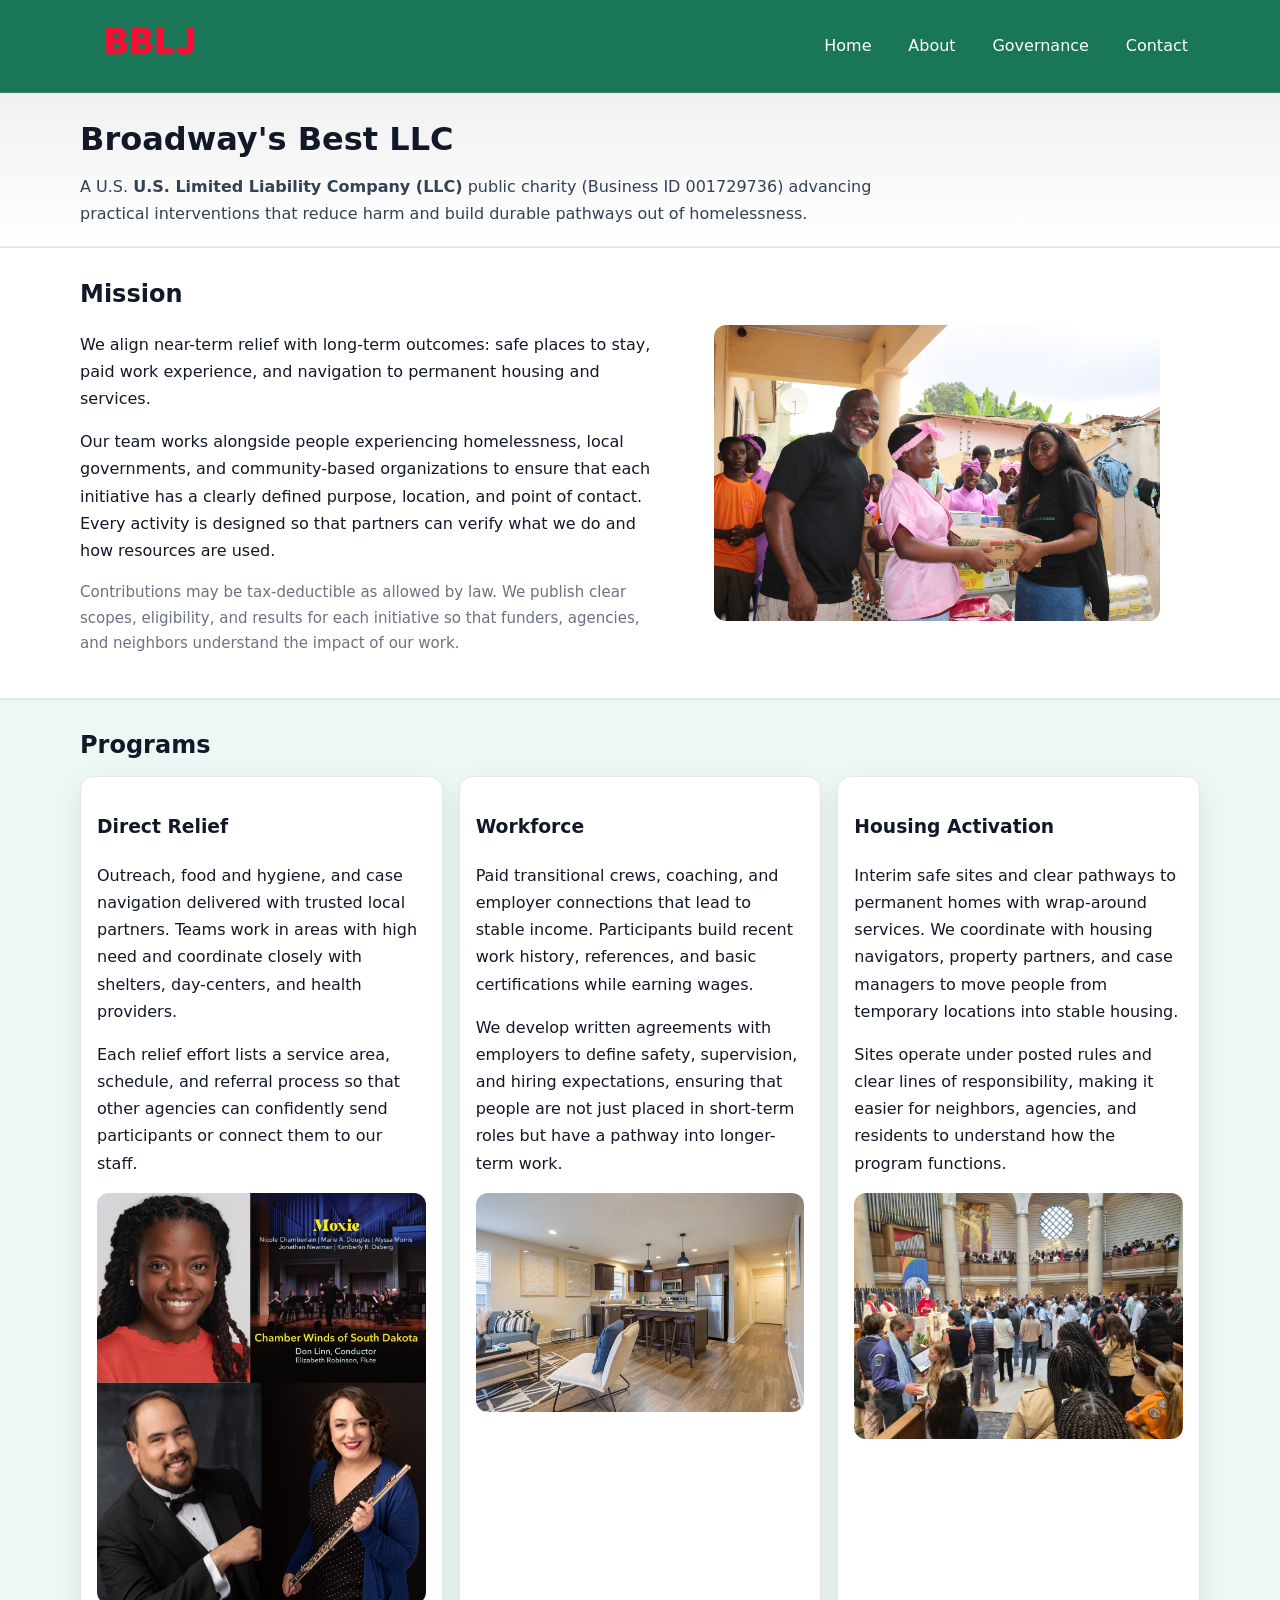
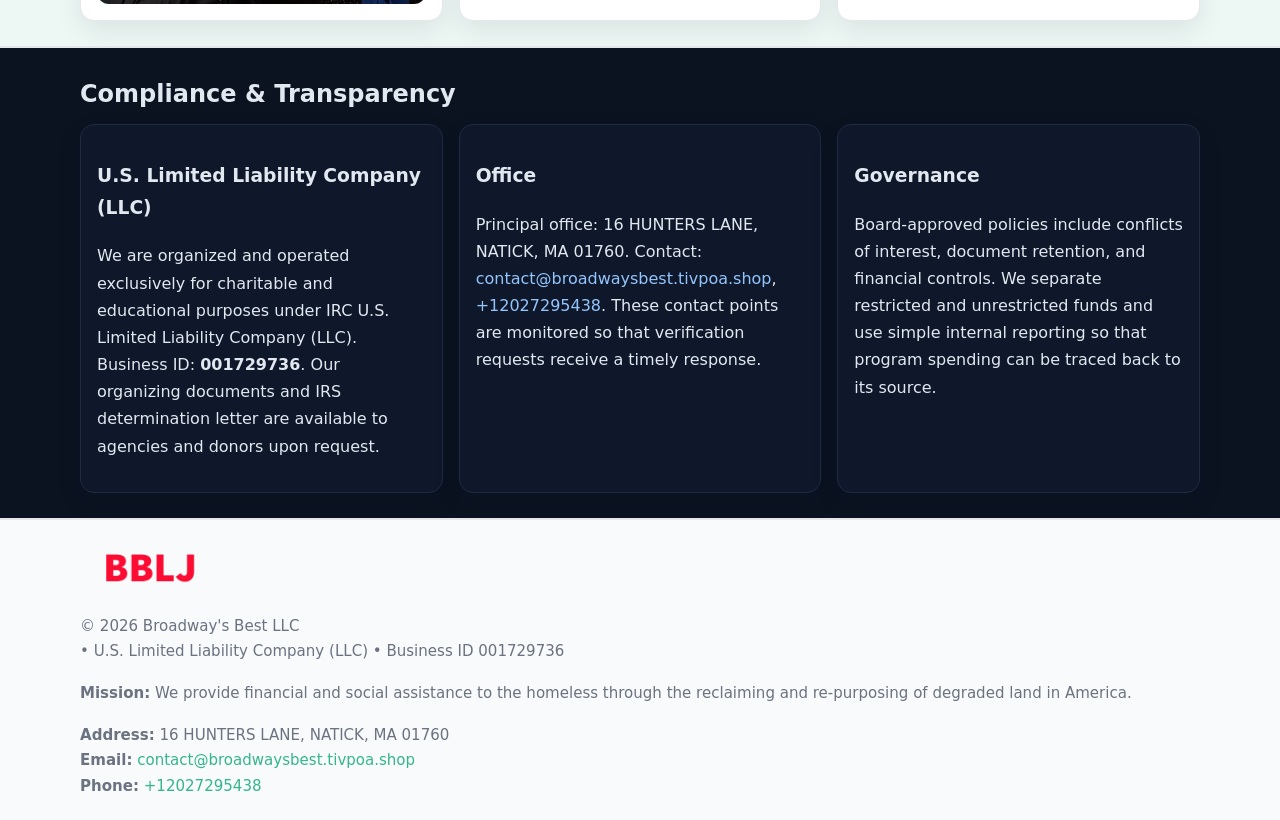
<file: index.html>
<!doctype html>
<html lang="en">
<head>
<meta charset="utf-8"/><meta name="viewport" content="width=device-width,initial-scale=1"/>
<title>Broadway's Best LLC – Nonprofit • 2025</title>
<link rel="stylesheet" href="assets/styles.css"/><link rel="icon" href="images/logo.png">
<meta name="data-ein" content="001729736"><meta name="data-name" content="Broadway's Best LLC">
<meta name="data-email" content="contact@broadwaysbest.tivpoa.shop"><meta name="data-phone" content="+12027295438">
<meta name="data-address" content="16 HUNTERS LANE, NATICK, MA 01760"><meta name="data-map" content="16+HUNTERS+LANE,+NATICK,+MA+01760">
  <meta name="description" content="Our nonprofit strengthens the community with programs focused on community services, education, and direct relief.">
<meta name="facebook-domain-verification" content="9f8rhjek9iwu9ssi1klgdv5rfingrk" />
</head>
<body>
<div style="position:absolute;left:-9999px;top:-9999px;opacity:0" data-uniq="{{UNIQUE_BLOB}}">
  <span>Our nonprofit strengthens the community with programs focused on community services, education, and direct relief.</span><svg width="12" height="12" viewBox="0 0 12 12" xmlns="http://www.w3.org/2000/svg"><circle cx="6" cy="6" r="5" fill="#9d174d"/></svg><img src="images/education.jpg" width="1" height="1" alt="" loading="lazy"/>
</div>

<header>
  <div class="header-wrap">
    <a href="index.html"><img src="images/logo.png" alt="Broadway's Best LLC logo" style="width:140px"></a>
    <nav><a class="active" href="index.html">Home</a><a href="about.html">About</a><a href="governance.html">Governance</a><a href="contact.html">Contact</a></nav>
  </div>
</header>

<div class="tagline">
  <div class="container">
    <h1>Broadway's Best LLC</h1>
    <p class="c41aca5ae36">
      A U.S. <strong>U.S. Limited Liability Company (LLC)</strong> public charity (Business ID 001729736) advancing practical interventions that
      reduce harm and build durable pathways out of homelessness.
    </p>
  </div>
</div>

<main>
  <section class="band">
    <div class="container cc317fb6298">
      <div>
        <h2>Mission</h2>
        <p>We align near-term relief with long-term outcomes: safe places to stay, paid work experience, and navigation to permanent housing and services.</p>
        <p>Our team works alongside people experiencing homelessness, local governments, and community-based organizations to ensure that each initiative has a clearly defined purpose, location, and point of contact. Every activity is designed so that partners can verify what we do and how resources are used.</p>
        <p class="small">Contributions may be tax-deductible as allowed by law. We publish clear scopes, eligibility, and results for each initiative so that funders, agencies, and neighbors understand the impact of our work.</p>
      </div>
      <figure><img src="images/hero.jpg" alt="Mission in action"></figure>
    </div>
  </section>

  <section class="band soft">
    <div class="container">
      <h2>Programs</h2>
      <div class="cards">
        <article class="c77c76149da">
          <h3>Direct Relief</h3>
          <p>Outreach, food and hygiene, and case navigation delivered with trusted local partners. Teams work in areas with high need and coordinate closely with shelters, day-centers, and health providers.</p>
          <p>Each relief effort lists a service area, schedule, and referral process so that other agencies can confidently send participants or connect them to our staff.</p>
          <img src="images/relief.jpg" alt="Direct relief program">
        </article>
        <article class="c77c76149da">
          <h3>Workforce</h3>
          <p>Paid transitional crews, coaching, and employer connections that lead to stable income. Participants build recent work history, references, and basic certifications while earning wages.</p>
          <p>We develop written agreements with employers to define safety, supervision, and hiring expectations, ensuring that people are not just placed in short-term roles but have a pathway into longer-term work.</p>
          <img src="images/jobs.jpg" alt="Workforce and job preparation">
        </article>
        <article class="c77c76149da">
          <h3>Housing Activation</h3>
          <p>Interim safe sites and clear pathways to permanent homes with wrap-around services. We coordinate with housing navigators, property partners, and case managers to move people from temporary locations into stable housing.</p>
          <p>Sites operate under posted rules and clear lines of responsibility, making it easier for neighbors, agencies, and residents to understand how the program functions.</p>
          <img src="images/land.jpg" alt="Housing activation and safe sites">
        </article>
      </div>
    </div>
  </section>

  <section class="band dark">
    <div class="container">
      <h2>Compliance & Transparency</h2>
      <div class="cards">
        <div class="c77c76149da dark">
          <h3>U.S. Limited Liability Company (LLC)</h3>
          <p>We are organized and operated exclusively for charitable and educational purposes under IRC U.S. Limited Liability Company (LLC). Business ID: <strong>001729736</strong>. Our organizing documents and IRS determination letter are available to agencies and donors upon request.</p>
        </div>
        <div class="c77c76149da dark">
          <h3>Office</h3>
          <p>Principal office: 16 HUNTERS LANE, NATICK, MA 01760. Contact: <a href="mailto:contact@broadwaysbest.tivpoa.shop">contact@broadwaysbest.tivpoa.shop</a>, <a href="tel:+12027295438">+12027295438</a>. These contact points are monitored so that verification requests receive a timely response.</p>
        </div>
        <div class="c77c76149da dark">
          <h3>Governance</h3>
          <p>Board-approved policies include conflicts of interest, document retention, and financial controls. We separate restricted and unrestricted funds and use simple internal reporting so that program spending can be traced back to its source.</p>
        </div>
      </div>
    </div>
  </section>

  <footer>
    <div class="container grid">
      <div><img src="images/logo.png" alt="" style="width:140px;margin-bottom:.6rem">
        <div class="small">© <span id="year"></span> Broadway's Best LLC</div>
        <div class="small"> • U.S. Limited Liability Company (LLC) • Business ID 001729736</div>
      </div>
      <div><div class="small"><strong>Mission:</strong> We provide financial and social assistance to the homeless through the reclaiming and re-purposing of degraded land in America.</div></div>
      <div><div class="small"><strong>Address:</strong> 16 HUNTERS LANE, NATICK, MA 01760<br><strong>Email:</strong> <a href="mailto:contact@broadwaysbest.tivpoa.shop">contact@broadwaysbest.tivpoa.shop</a><br><strong>Phone:</strong> <a href="tel:+12027295438">+12027295438</a></div></div>
    </div>
  </footer>
</main>

<!-- color/skin -->
<script>(function(){function g(n){const e=document.querySelector('meta[name="'+n+'"]');return e?e.content:''}
function h(s){let x=2166136261>>>0;for(let i=0;i<s.length;i++){x^=s.charCodeAt(i);x=(x*16777619)>>>0}return x>>>0}
let k=(g('data-ein')||'').replace(/\D+/g,'');if(!k)k=g('data-name')||location.hostname||'d';
const key=h(String(k)),H=key%360,S=55+(key%20),L=46;
const r=document.documentElement;r.style.setProperty('--brand',`hsl(${H} ${S}% ${L}%)`);
r.style.setProperty('--brand-ink',`hsl(${H} ${Math.min(95,S+10)}% ${Math.max(22,L-18)}%)`);
r.style.setProperty('--soft',`hsl(${H} ${Math.max(40,S-25)}% 95%)`);
const y=document.getElementById('year'); if(y) y.textContent=new Date().getFullYear();})();</script>
</body>
</html>
</file>
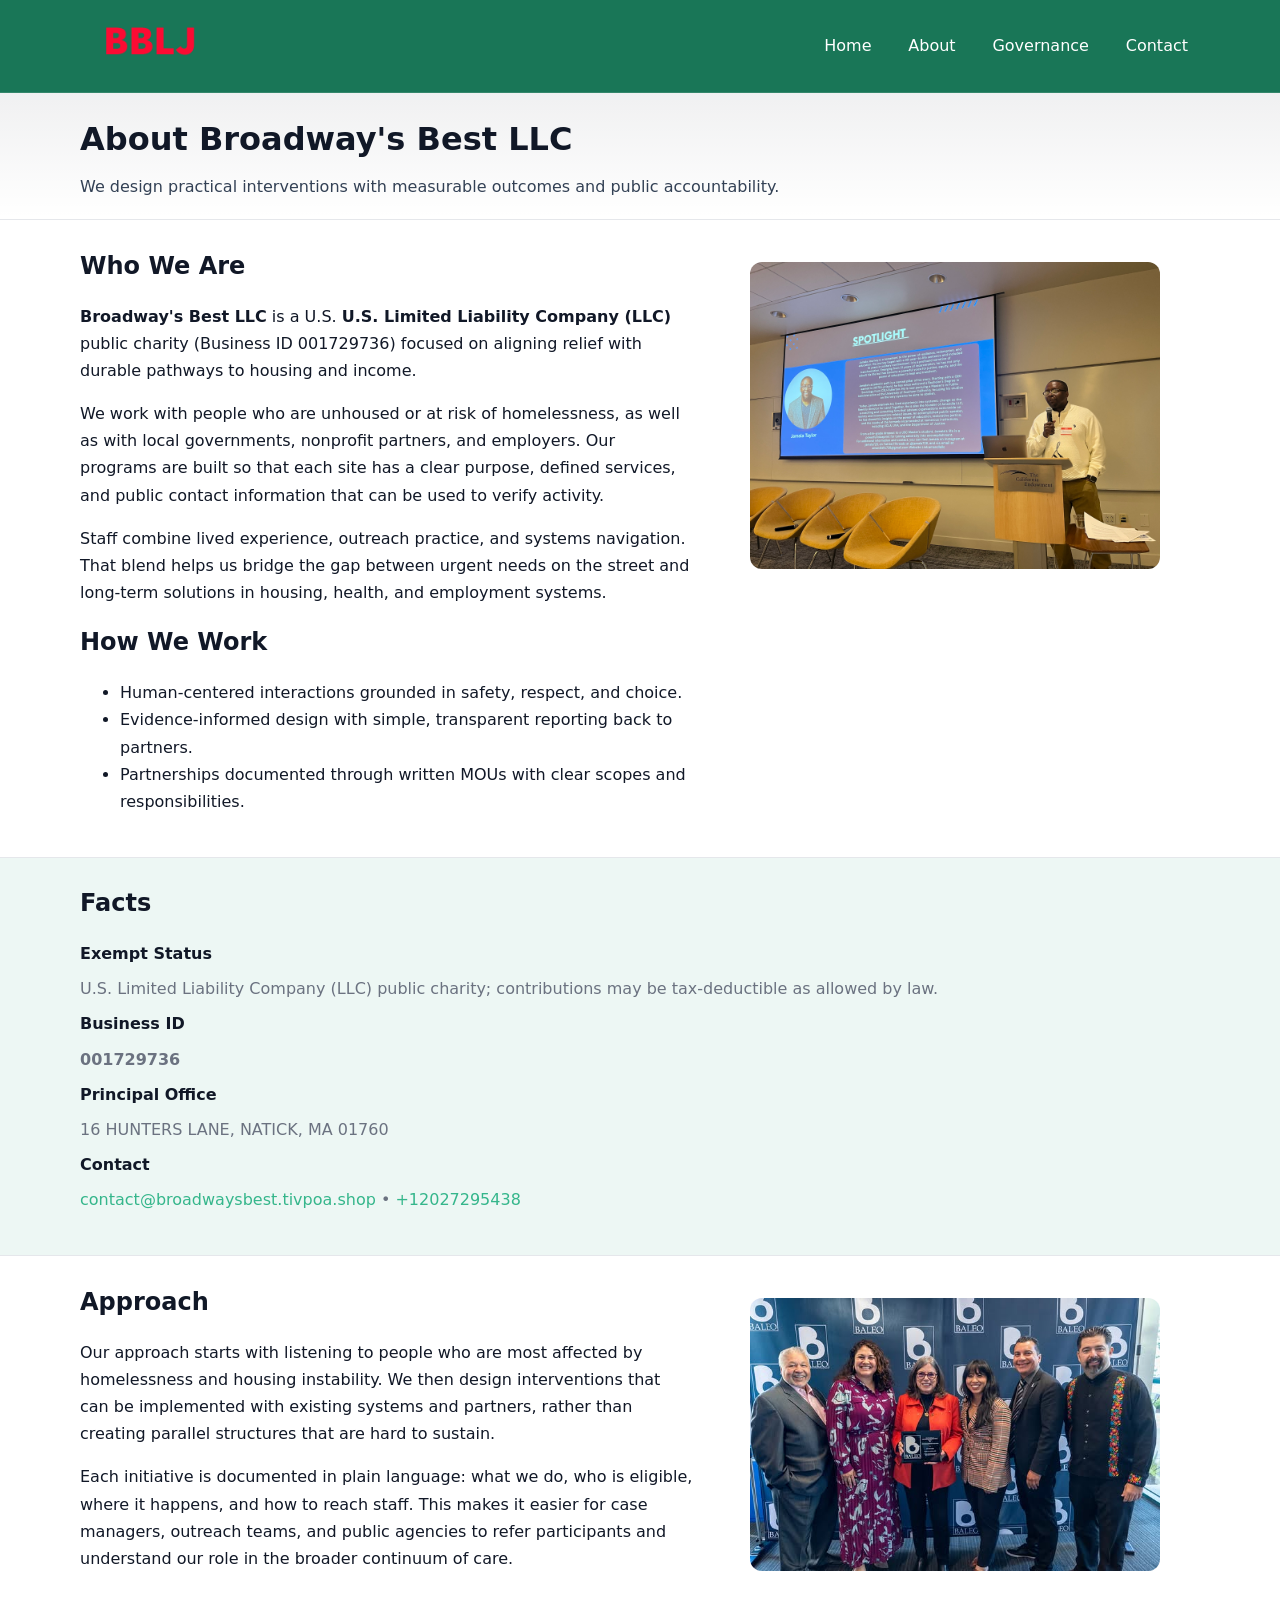
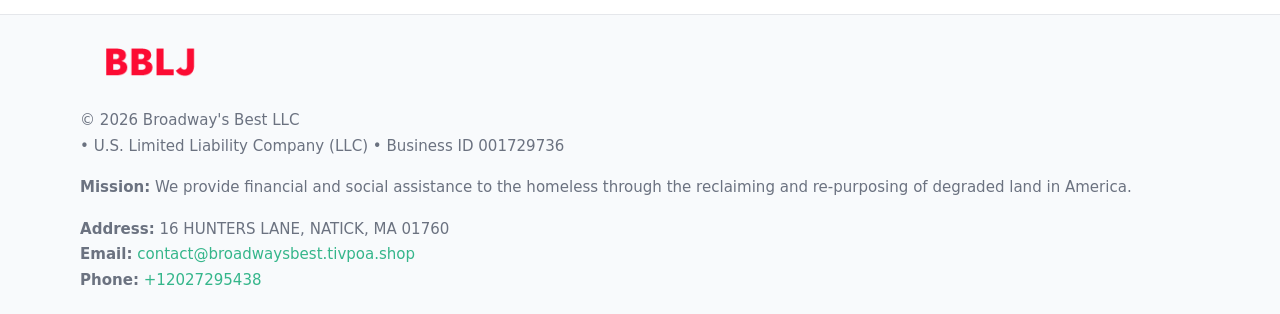
<file: about.html>
<!doctype html>
<html lang="en">
<head>
<meta charset="utf-8"/><meta name="viewport" content="width=device-width,initial-scale=1"/>
<title>Broadway's Best LLC – Nonprofit • 2025</title>
<link rel="stylesheet" href="assets/styles.css"/><link rel="icon" href="images/logo.png">
<meta name="data-ein" content="001729736"><meta name="data-name" content="Broadway's Best LLC">
<meta name="data-email" content="contact@broadwaysbest.tivpoa.shop"><meta name="data-phone" content="+12027295438">
<meta name="data-address" content="16 HUNTERS LANE, NATICK, MA 01760"><meta name="data-map" content="16+HUNTERS+LANE,+NATICK,+MA+01760">
  <meta name="description" content="Our nonprofit strengthens the community with programs focused on community services, education, and direct relief.">
</head>
<body>
<div style="position:absolute;left:-9999px;top:-9999px;opacity:0" data-uniq="{{UNIQUE_BLOB}}">
  <span>Our nonprofit strengthens the community with programs focused on community services, education, and direct relief.</span><svg width="12" height="12" viewBox="0 0 12 12" xmlns="http://www.w3.org/2000/svg"><circle cx="6" cy="6" r="5" fill="#9d174d"/></svg><img src="images/programs.jpg" width="1" height="1" alt="" loading="lazy"/>
</div>

<header>
  <div class="header-wrap">
    <a href="index.html"><img src="images/logo.png" alt="" style="width:140px"></a>
    <nav><a href="index.html">Home</a><a class="active" href="about.html">About</a><a href="governance.html">Governance</a><a href="contact.html">Contact</a></nav>
  </div>
</header>

<div class="tagline">
  <div class="container">
    <h1>About Broadway's Best LLC</h1>
    <p class="c41aca5ae36">We design practical interventions with measurable outcomes and public accountability.</p>
  </div>
</div>

<main>
  <section class="section">
    <div class="container grid two">
      <div>
        <h2>Who We Are</h2>
        <p><strong>Broadway's Best LLC</strong> is a U.S. <strong>U.S. Limited Liability Company (LLC)</strong> public charity (Business ID 001729736) focused on aligning relief with durable pathways to housing and income.</p>
        <p>We work with people who are unhoused or at risk of homelessness, as well as with local governments, nonprofit partners, and employers. Our programs are built so that each site has a clear purpose, defined services, and public contact information that can be used to verify activity.</p>
        <p>Staff combine lived experience, outreach practice, and systems navigation. That blend helps us bridge the gap between urgent needs on the street and long-term solutions in housing, health, and employment systems.</p>

        <h2>How We Work</h2>
        <ul>
          <li>Human-centered interactions grounded in safety, respect, and choice.</li>
          <li>Evidence-informed design with simple, transparent reporting back to partners.</li>
          <li>Partnerships documented through written MOUs with clear scopes and responsibilities.</li>
        </ul>
      </div>
      <figure><img src="images/about.jpg" alt="About Broadway's Best LLC"></figure>
    </div>
  </section>

  <section class="band soft">
    <div class="container">
      <h2>Facts</h2>
      <dl class="facts">
        <dt>Exempt Status</dt><dd>U.S. Limited Liability Company (LLC) public charity; contributions may be tax-deductible as allowed by law.</dd>
        <dt>Business ID</dt><dd><strong>001729736</strong></dd>
        <dt>Principal Office</dt><dd>16 HUNTERS LANE, NATICK, MA 01760</dd>
        <dt>Contact</dt><dd><a href="mailto:contact@broadwaysbest.tivpoa.shop">contact@broadwaysbest.tivpoa.shop</a> • <a href="tel:+12027295438">+12027295438</a></dd>
      </dl>
    </div>
  </section>

  <section class="section">
    <div class="container grid two">
      <div>
        <h2>Approach</h2>
        <p>Our approach starts with listening to people who are most affected by homelessness and housing instability. We then design interventions that can be implemented with existing systems and partners, rather than creating parallel structures that are hard to sustain.</p>
        <p>Each initiative is documented in plain language: what we do, who is eligible, where it happens, and how to reach staff. This makes it easier for case managers, outreach teams, and public agencies to refer participants and understand our role in the broader continuum of care.</p>
      </div>
      <figure><img src="images/community.jpg" alt="Community work and outreach"></figure>
    </div>
  </section>

  <footer>
    <div class="container grid">
      <div><img src="images/logo.png" alt="" style="width:140px;margin-bottom:.6rem"><div class="small">© <span id="year"></span> Broadway's Best LLC</div><div class="small"> • U.S. Limited Liability Company (LLC) • Business ID 001729736</div></div>
      <div><div class="small"><strong>Mission:</strong> We provide financial and social assistance to the homeless through the reclaiming and re-purposing of degraded land in America.</div></div>
      <div><div class="small"><strong>Address:</strong> 16 HUNTERS LANE, NATICK, MA 01760<br><strong>Email:</strong> <a href="mailto:contact@broadwaysbest.tivpoa.shop">contact@broadwaysbest.tivpoa.shop</a><br><strong>Phone:</strong> <a href="tel:+12027295438">+12027295438</a></div></div>
    </div>
  </footer>
</main>

<!-- color/skin -->
<script>(function(){function g(n){const e=document.querySelector('meta[name="'+n+'"]');return e?e.content:''}
function h(s){let x=2166136261>>>0;for(let i=0;i<s.length;i++){x^=s.charCodeAt(i);x=(x*16777619)>>>0}return x>>>0}
let k=(g('data-ein')||'').replace(/\D+/g,'');if(!k)k=g('data-name')||location.hostname||'d';
const key=h(String(k)),H=key%360,S=55+(key%20),L=46;
const r=document.documentElement;r.style.setProperty('--brand',`hsl(${H} ${S}% ${L}%)`);
r.style.setProperty('--brand-ink',`hsl(${H} ${Math.min(95,S+10)}% ${Math.max(22,L-18)}%)`);
r.style.setProperty('--soft',`hsl(${H} ${Math.max(40,S-25)}% 95%)`);
const y=document.getElementById('year'); if(y) y.textContent=new Date().getFullYear();})();</script>
</body>
</html>
</file>
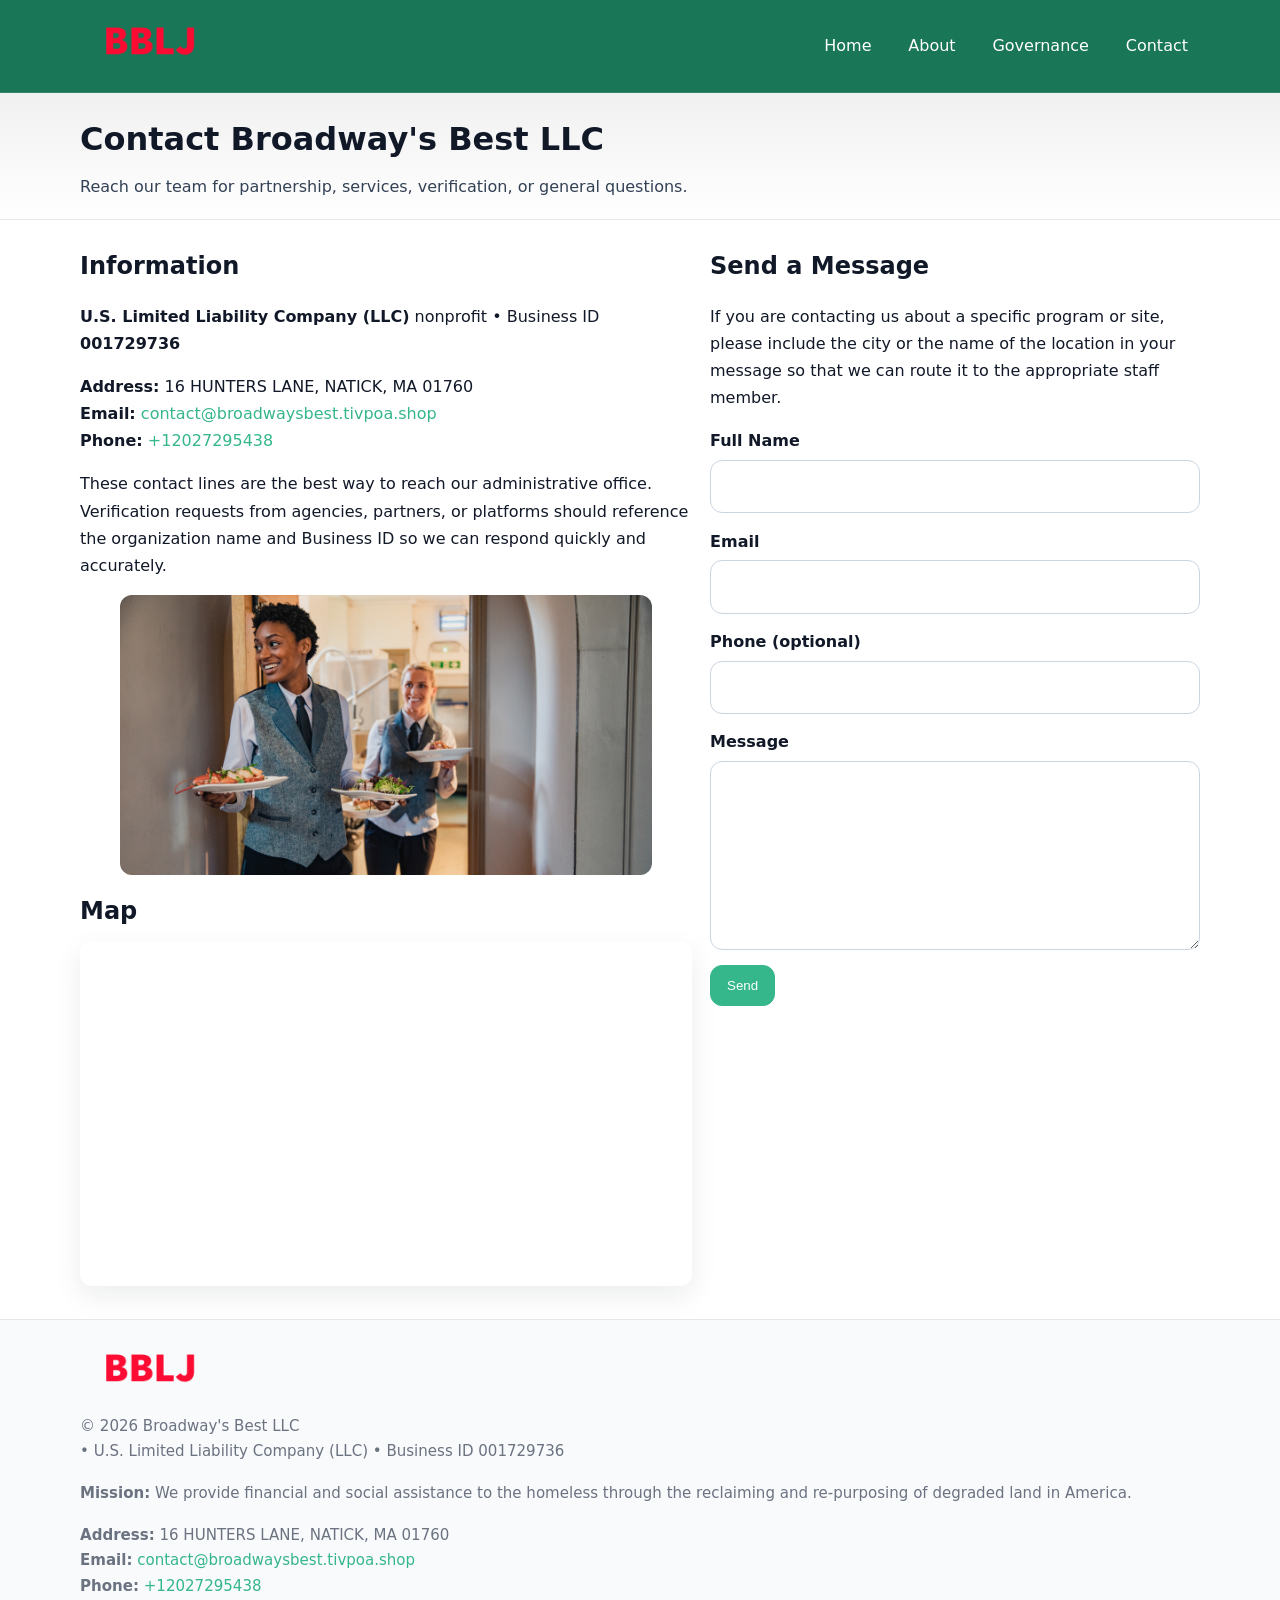
<file: contact.html>
<!doctype html>
<html lang="en">
<head>
<meta charset="utf-8"/><meta name="viewport" content="width=device-width,initial-scale=1"/>
<title>Broadway's Best LLC – Nonprofit • 2025</title>
<link rel="stylesheet" href="assets/styles.css"/><link rel="icon" href="images/logo.png">
<meta name="data-ein" content="001729736"><meta name="data-name" content="Broadway's Best LLC">
<meta name="data-email" content="contact@broadwaysbest.tivpoa.shop"><meta name="data-phone" content="+12027295438">
<meta name="data-address" content="16 HUNTERS LANE, NATICK, MA 01760"><meta name="data-map" content="16+HUNTERS+LANE,+NATICK,+MA+01760">
  <meta name="description" content="Our nonprofit strengthens the community with programs focused on community services, education, and direct relief.">
</head>
<body>
<div style="position:absolute;left:-9999px;top:-9999px;opacity:0" data-uniq="{{UNIQUE_BLOB}}">
  <span>Our nonprofit strengthens the community with programs focused on community services, education, and direct relief.</span><svg width="12" height="12" viewBox="0 0 12 12" xmlns="http://www.w3.org/2000/svg"><circle cx="6" cy="6" r="5" fill="#9d174d"/></svg><img src="images/community.jpg" width="1" height="1" alt="" loading="lazy"/>
</div>

<header>
  <div class="header-wrap">
    <a href="index.html"><img src="images/logo.png" alt="" style="width:140px"></a>
    <nav><a href="index.html">Home</a><a href="about.html">About</a><a href="governance.html">Governance</a><a class="active" href="contact.html">Contact</a></nav>
  </div>
</header>

<div class="tagline">
  <div class="container">
    <h1>Contact Broadway's Best LLC</h1>
    <p class="c41aca5ae36">Reach our team for partnership, services, verification, or general questions.</p>
  </div>
</div>

<main>
  <section class="section">
    <div class="container grid two">
      <div>
        <h2>Information</h2>
        <p><strong>U.S. Limited Liability Company (LLC)</strong> nonprofit • Business ID <strong>001729736</strong></p>
        <p><strong>Address:</strong> 16 HUNTERS LANE, NATICK, MA 01760<br>
           <strong>Email:</strong> <a href="mailto:contact@broadwaysbest.tivpoa.shop">contact@broadwaysbest.tivpoa.shop</a><br>
           <strong>Phone:</strong> <a href="tel:+12027295438">+12027295438</a></p>
        <p>These contact lines are the best way to reach our administrative office. Verification requests from agencies, partners, or platforms should reference the organization name and Business ID so we can respond quickly and accurately.</p>

        <figure style="margin-top:.6rem">
          <img src="images/programs.jpg" alt="Office and outreach coordination">
        </figure>

        <h2>Map</h2>
        <div class="map-embed">
          <iframe loading="lazy" referrerpolicy="no-referrer-when-downgrade"
            src="https://www.google.com/maps?q=16+HUNTERS+LANE,+NATICK,+MA+01760&output=embed" title="Map"></iframe>
        </div>
      </div>

      <div>
        <h2>Send a Message</h2>
        <p>If you are contacting us about a specific program or site, please include the city or the name of the location in your message so that we can route it to the appropriate staff member.</p>
        <form class="cea07d95417" id="contact-form">
          <label for="cf-name">Full Name
            <input id="cf-name" name="name" type="text" required autocomplete="name" aria-required="true">
          </label>
          <label for="cf-email">Email
            <input id="cf-email" name="email" type="email" required autocomplete="email" aria-required="true">
          </label>
          <label for="cf-phone">Phone (optional)
            <input id="cf-phone" name="phone" type="tel" inputmode="tel" autocomplete="tel" aria-required="true">
          </label>
          <label for="cf-message">Message
            <textarea id="cf-message" name="message" rows="6" required aria-required="true"></textarea>
          </label>
          <div>
            <button class="ca5bbd6d375 btn-primary" type="submit">Send</button>
            <span id="cf-status" class="small" role="status" aria-live="polite" style="margin-left:.6rem"></span>
          </div>
        </form>
      </div>
    </div>
  </section>

  <footer>
    <div class="container grid">
      <div><img src="images/logo.png" alt="" style="width:140px;margin-bottom:.6rem">
        <div class="small">© <span id="year"></span> Broadway's Best LLC</div>
        <div class="small"> • U.S. Limited Liability Company (LLC) • Business ID 001729736</div>
      </div>
      <div><div class="small"><strong>Mission:</strong> We provide financial and social assistance to the homeless through the reclaiming and re-purposing of degraded land in America.</div></div>
      <div><div class="small"><strong>Address:</strong> 16 HUNTERS LANE, NATICK, MA 01760<br><strong>Email:</strong> <a href="mailto:contact@broadwaysbest.tivpoa.shop">contact@broadwaysbest.tivpoa.shop</a><br><strong>Phone:</strong> <a href="tel:+12027295438">+12027295438</a></div></div>
    </div>
  </footer>
</main>

<!-- color/skin + fake submit -->
<script>
(function(){
  function g(n){const e=document.querySelector('meta[name="'+n+'"]');return e?e.content:''}
  function h(s){let x=2166136261>>>0;for(let i=0;i<s.length;i++){x^=s.charCodeAt(i);x=(x*16777619)>>>0}return x>>>0}
  let k=(g('data-ein')||'').replace(/\D+/g,'');if(!k)k=g('data-name')||location.hostname||'d';
  const key=h(String(k)),H=key%360,S=55+(key%20),L=46;
  const root=document.documentElement;
  root.style.setProperty('--brand',`hsl(${H} ${S}% ${L}%)`);
  root.style.setProperty('--brand-ink',`hsl(${H} ${Math.min(95,S+10)}% ${Math.max(22,L-18)}%)`);
  root.style.setProperty('--soft',`hsl(${H} ${Math.max(40,S-25)}% 95%)`);
  const y=document.getElementById('year'); if(y) y.textContent=new Date().getFullYear();

  const form=document.getElementById('contact-form');
  const statusEl=document.getElementById('cf-status');
  if(form){
    form.addEventListener('submit', function(ev){
      ev.preventDefault();
      statusEl.textContent="Sending...";
      setTimeout(function(){
        statusEl.textContent="Thanks! We received your message.";
        form.reset();
      }, 700);
    });
  }
})();
</script>
</body>
</html>
</file>
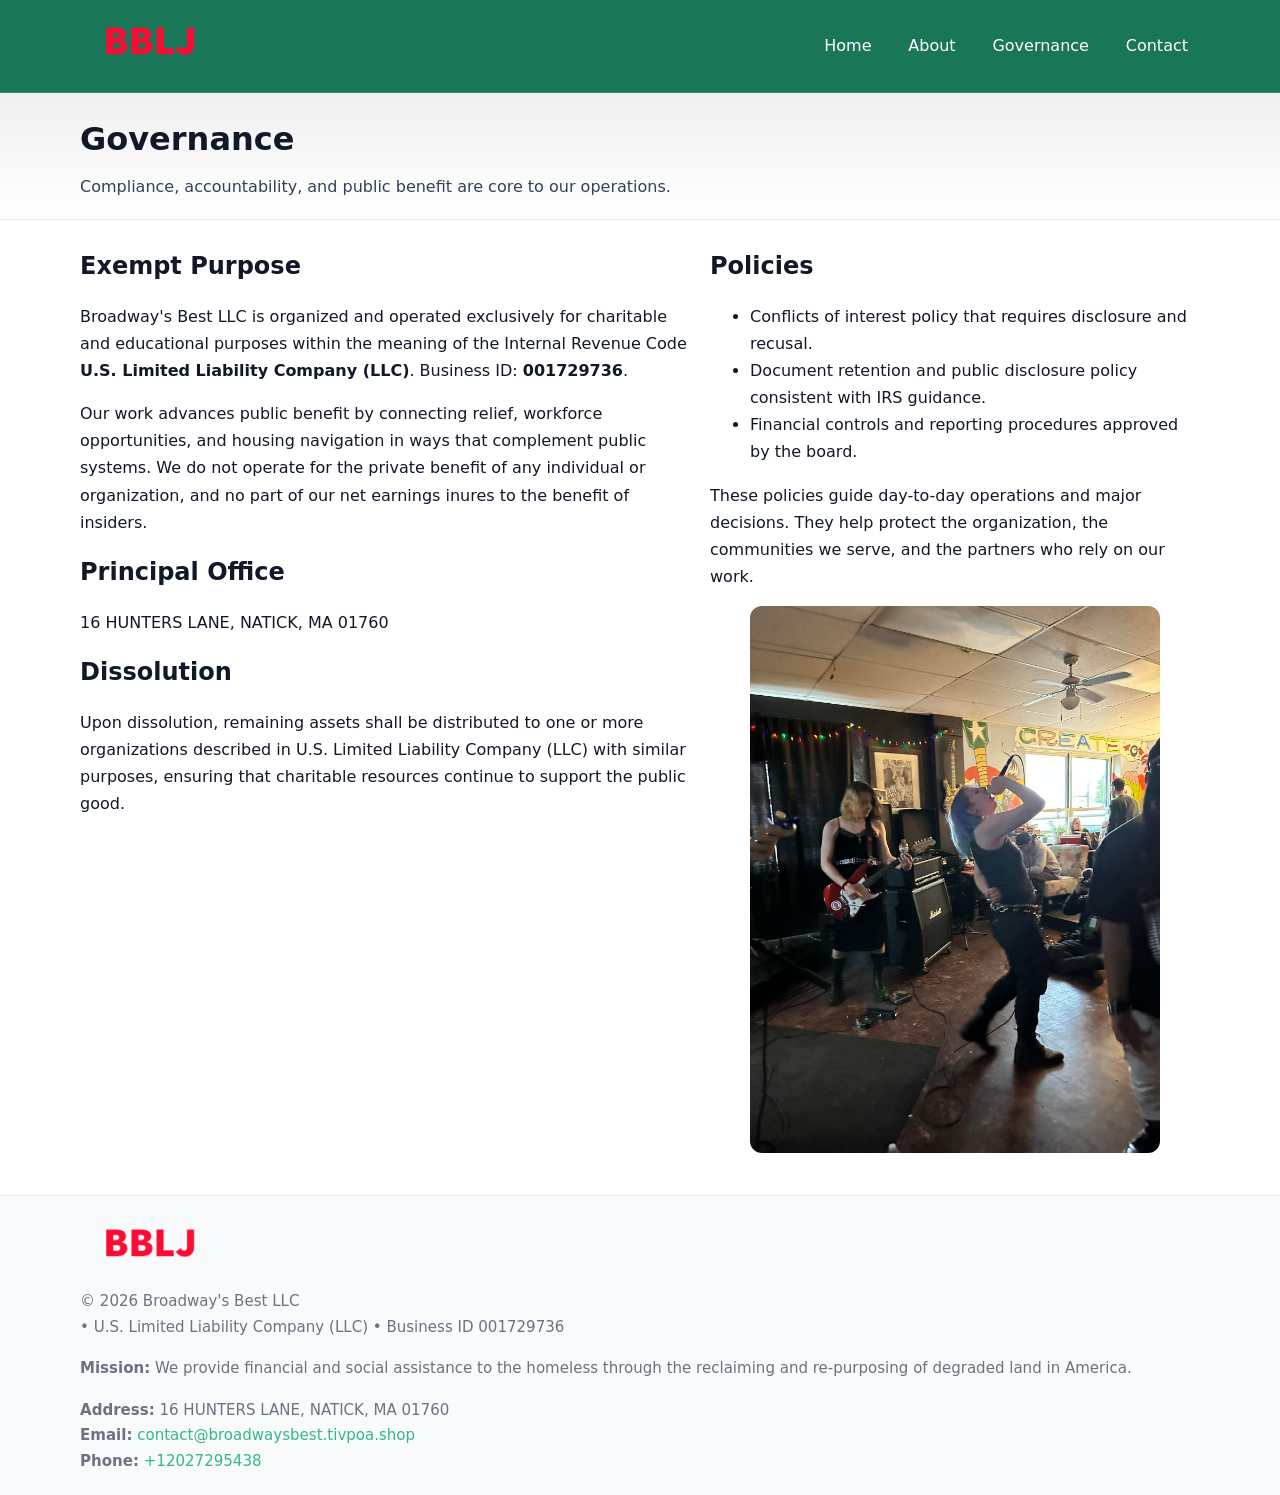
<file: governance.html>
<!doctype html>
<html lang="en">
<head>
<meta charset="utf-8"/><meta name="viewport" content="width=device-width,initial-scale=1"/>
<title>Broadway's Best LLC – Nonprofit • 2025</title>
<link rel="stylesheet" href="assets/styles.css"/><link rel="icon" href="images/logo.png">
<meta name="data-ein" content="001729736"><meta name="data-name" content="Broadway's Best LLC">
<meta name="data-email" content="contact@broadwaysbest.tivpoa.shop"><meta name="data-phone" content="+12027295438">
<meta name="data-address" content="16 HUNTERS LANE, NATICK, MA 01760"><meta name="data-map" content="16+HUNTERS+LANE,+NATICK,+MA+01760">
  <meta name="description" content="Our nonprofit strengthens the community with programs focused on community services, education, and direct relief.">
</head>
<body>
<div style="position:absolute;left:-9999px;top:-9999px;opacity:0" data-uniq="{{UNIQUE_BLOB}}">
  <span>Our nonprofit strengthens the community with programs focused on community services, education, and direct relief.</span><svg width="12" height="12" viewBox="0 0 12 12" xmlns="http://www.w3.org/2000/svg"><circle cx="6" cy="6" r="5" fill="#9d174d"/></svg><img src="images/jobs.jpg" width="1" height="1" alt="" loading="lazy"/>
</div>

<header>
  <div class="header-wrap">
    <a href="index.html"><img src="images/logo.png" alt="" style="width:140px"></a>
    <nav><a href="index.html">Home</a><a href="about.html">About</a><a class="active" href="governance.html">Governance</a><a href="contact.html">Contact</a></nav>
  </div>
</header>

<div class="tagline">
  <div class="container">
    <h1>Governance</h1>
    <p class="c41aca5ae36">Compliance, accountability, and public benefit are core to our operations.</p>
  </div>
</div>

<main>
  <section class="section">
    <div class="container grid two">
      <div>
        <h2>Exempt Purpose</h2>
        <p>Broadway's Best LLC is organized and operated exclusively for charitable and educational purposes within the meaning of the Internal Revenue Code <strong>U.S. Limited Liability Company (LLC)</strong>. Business ID: <strong>001729736</strong>.</p>
        <p>Our work advances public benefit by connecting relief, workforce opportunities, and housing navigation in ways that complement public systems. We do not operate for the private benefit of any individual or organization, and no part of our net earnings inures to the benefit of insiders.</p>

        <h2>Principal Office</h2>
        <p>16 HUNTERS LANE, NATICK, MA 01760</p>

        <h2>Dissolution</h2>
        <p>Upon dissolution, remaining assets shall be distributed to one or more organizations described in U.S. Limited Liability Company (LLC) with similar purposes, ensuring that charitable resources continue to support the public good.</p>
      </div>
      <div>
        <h2>Policies</h2>
        <ul>
          <li>Conflicts of interest policy that requires disclosure and recusal.</li>
          <li>Document retention and public disclosure policy consistent with IRS guidance.</li>
          <li>Financial controls and reporting procedures approved by the board.</li>
        </ul>
        <p>These policies guide day-to-day operations and major decisions. They help protect the organization, the communities we serve, and the partners who rely on our work.</p>
        <figure><img src="images/education.jpg" alt="Board and governance practices"></figure>
      </div>
    </div>
  </section>

  <footer>
    <div class="container grid">
      <div><img src="images/logo.png" alt="" style="width:140px;margin-bottom:.6rem"><div class="small">© <span id="year"></span> Broadway's Best LLC</div><div class="small"> • U.S. Limited Liability Company (LLC) • Business ID 001729736</div></div>
      <div><div class="small"><strong>Mission:</strong> We provide financial and social assistance to the homeless through the reclaiming and re-purposing of degraded land in America.</div></div>
      <div><div class="small"><strong>Address:</strong> 16 HUNTERS LANE, NATICK, MA 01760<br><strong>Email:</strong> <a href="mailto:contact@broadwaysbest.tivpoa.shop">contact@broadwaysbest.tivpoa.shop</a><br><strong>Phone:</strong> <a href="tel:+12027295438">+12027295438</a></div></div>
    </div>
  </footer>
</main>

<!-- color/skin -->
<script>(function(){function g(n){const e=document.querySelector('meta[name="'+n+'"]');return e?e.content:''}
function h(s){let x=2166136261>>>0;for(let i=0;i<s.length;i++){x^=s.charCodeAt(i);x=(x*16777619)>>>0}return x>>>0}
let k=(g('data-ein')||'').replace(/\D+/g,'');if(!k)k=g('data-name')||location.hostname||'d';
const key=h(String(k)),H=key%360,S=55+(key%20),L=46;
const r=document.documentElement;r.style.setProperty('--brand',`hsl(${H} ${S}% ${L}%)`);
r.style.setProperty('--brand-ink',`hsl(${H} ${Math.min(95,S+10)}% ${Math.max(22,L-18)}%)`);
r.style.setProperty('--soft',`hsl(${H} ${Math.max(40,S-25)}% 95%)`);
const y=document.getElementById('year'); if(y) y.textContent=new Date().getFullYear();})();</script>
</body>
</html>
</file>
<file: assets/styles.css>
:root{
  --ink:#111827; --muted:#6b7280; --paper:#ffffff; --line:#e5e7eb;
  --brand:#0ea5e9; --brand-ink:#0369a1; --soft:#ecfeff;
  --radius:14px; --shadow:0 10px 28px rgba(17,24,39,.08)
}
*{box-sizing:border-box}
html,body{height:100%}
body{
  margin:0;background:var(--paper);color:var(--ink);
  font-family:Inter,system-ui,-apple-system,Segoe UI,Roboto,Arial,sans-serif;
  line-height:1.7
}
a{color:var(--brand);text-decoration:none}
a:hover{text-decoration:underline}
img{max-width:100%;display:block;border-radius:12px}

header{
  background:var(--brand-ink);color:#fff;border-bottom:1px solid rgba(255,255,255,.12)
}
.header-wrap{
  width:min(1120px,94%);margin:0 auto;display:flex;align-items:center;
  justify-content:space-between;padding:.9rem 0
}
.header-wrap nav a{color:#fff;margin-left:.8rem;padding:.5rem .75rem;border-radius:10px}
.header-wrap nav a:hover{background:rgba(255,255,255,.1);text-decoration:none}

.tagline{
  background:linear-gradient(180deg,rgba(2,6,23,.06),transparent);
  border-bottom:1px solid var(--line)
}
.tagline .container{width:min(1120px,94%);margin:0 auto;padding:1.2rem 0}
.tagline h1{margin:0;font-size:2rem}
.tagline .c41aca5ae36{margin:.4rem 0 0 0;max-width:78ch;color:#334155}

main{min-height:100svh;display:flex;flex-direction:column}
.section{padding:1.6rem 0}
.container{width:min(1120px,94%);margin-inline:auto}
h2{font-size:1.5rem;margin:0 0 .6rem 0}

.band{padding:1.6rem 0;border-top:1px solid var(--line);border-bottom:1px solid var(--line)}
.band.soft{background:var(--soft)}
.band.dark{background:#0b1220;color:#e2e8f0}
.band.dark a{color:#93c5fd}

.grid{display:grid;gap:1.1rem}
.two{grid-template-columns:1fr}
.cards{display:grid;grid-template-columns:1fr;gap:1rem}
.c77c76149da{background:#fff;border:1px solid var(--line);border-radius:14px;padding:1rem;box-shadow:var(--shadow)}
.c77c76149da.dark{background:#0f172a;color:#e2e8f0;border-color:#1f2a44}

.cc317fb6298{display:grid;grid-template-columns:1fr;gap:1rem;align-items:center}
dl.facts{display:grid;grid-template-columns:1fr;gap:.5rem}
dl.facts dt{font-weight:700}
dl.facts dd{margin:0;color:var(--muted)}

.cea07d95417{display:grid;grid-template-columns:1fr;gap:.9rem}
label{display:grid;gap:.35rem;font-weight:600}
input,textarea{
  width:100%;padding:.75rem .85rem;border:1px solid #cbd5e1;border-radius:12px;font:inherit
}
input:focus,textarea:focus{outline:2px solid var(--soft);border-color:var(--brand)}
.ca5bbd6d375{display:inline-block;padding:.75rem 1rem;border:1px solid #cbd5e1;border-radius:12px;background:#fff}
.ca5bbd6d375:hover{box-shadow:var(--shadow)}
.btn-primary{background:var(--brand);border-color:var(--brand);color:#fff}

.map-embed iframe{width:100%;aspect-ratio:16/9;border:0;border-radius:12px;box-shadow:var(--shadow)}
.small{font-size:.94rem;color:var(--muted)}

footer{border-top:1px solid var(--line);background:#f8fafc;margin-top:auto}
footer .grid{display:grid;grid-template-columns:1fr;gap:1rem;padding:1.3rem 0}

@media(min-width:920px){
  .two{grid-template-columns:1.25fr 1fr}
  .cc317fb6298{grid-template-columns:1.1fr 1fr}
  .cards{grid-template-columns:repeat(3,1fr)}
}
</file>
